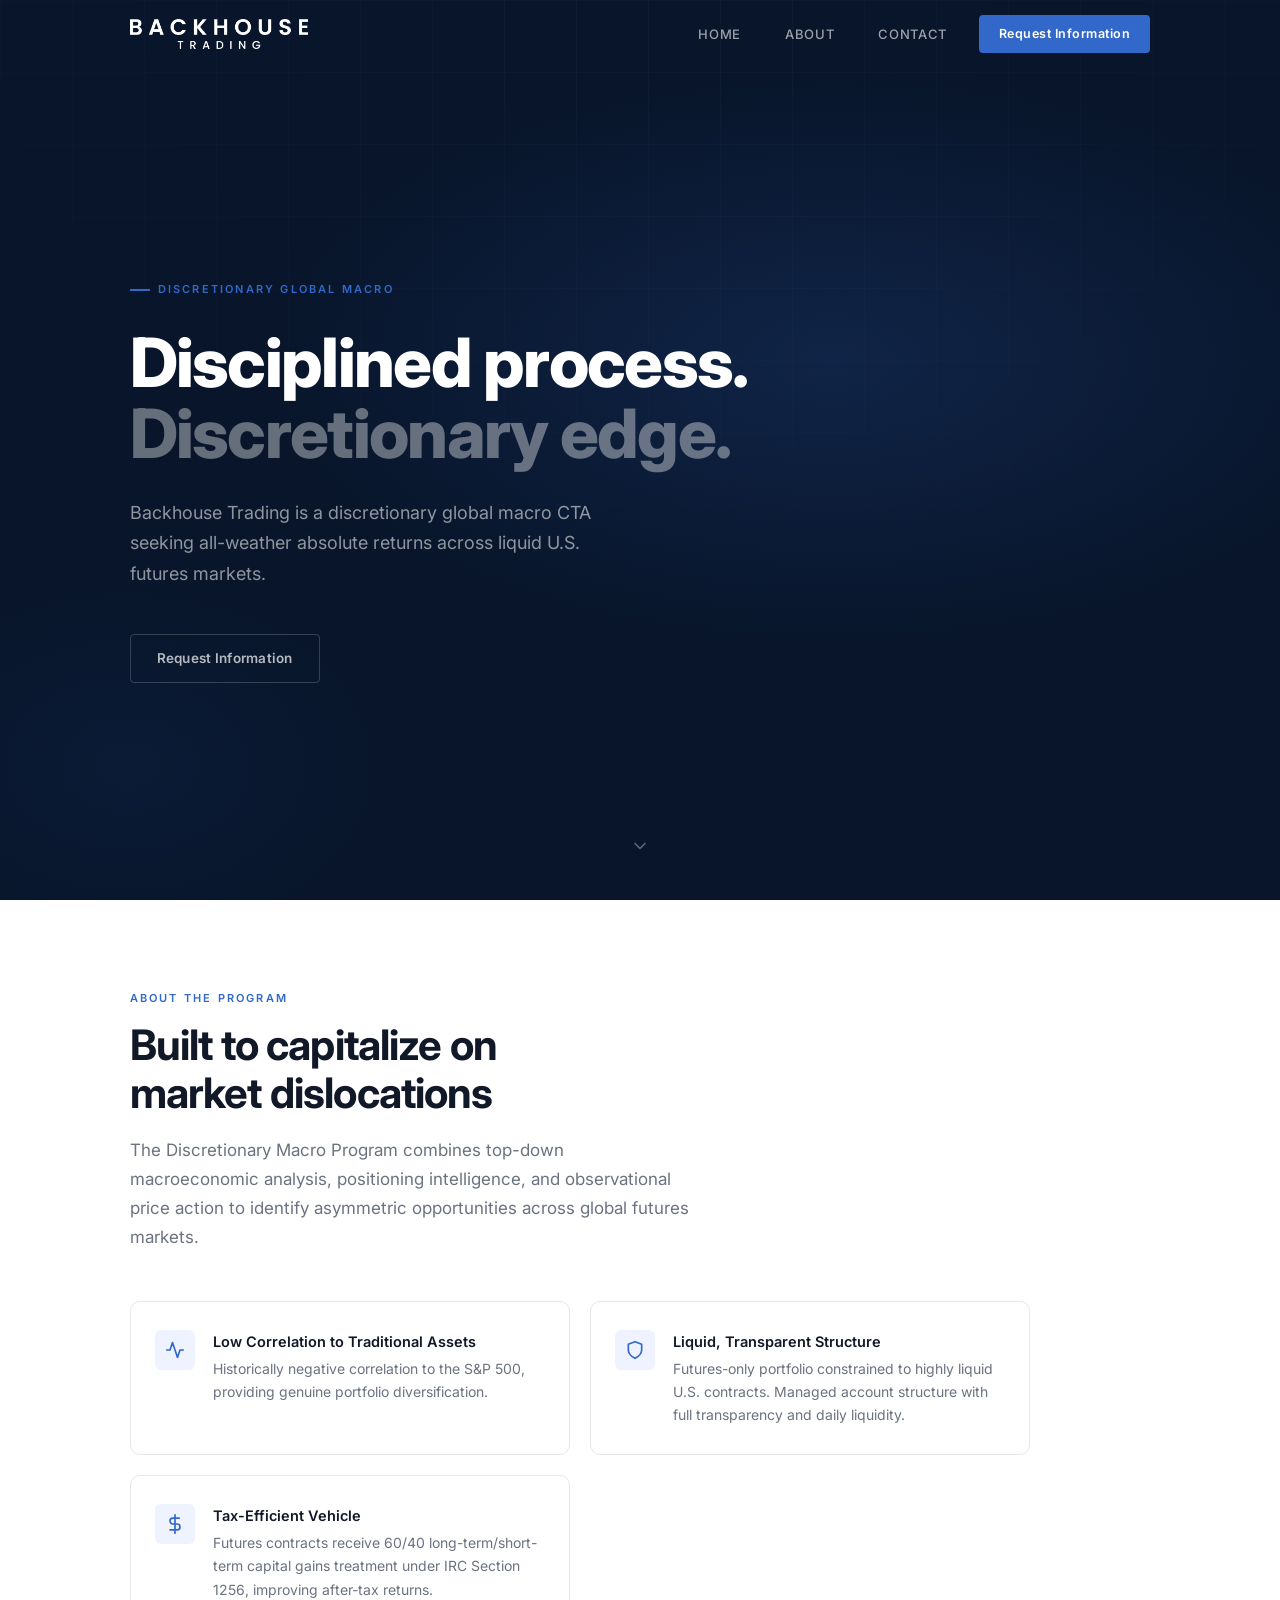
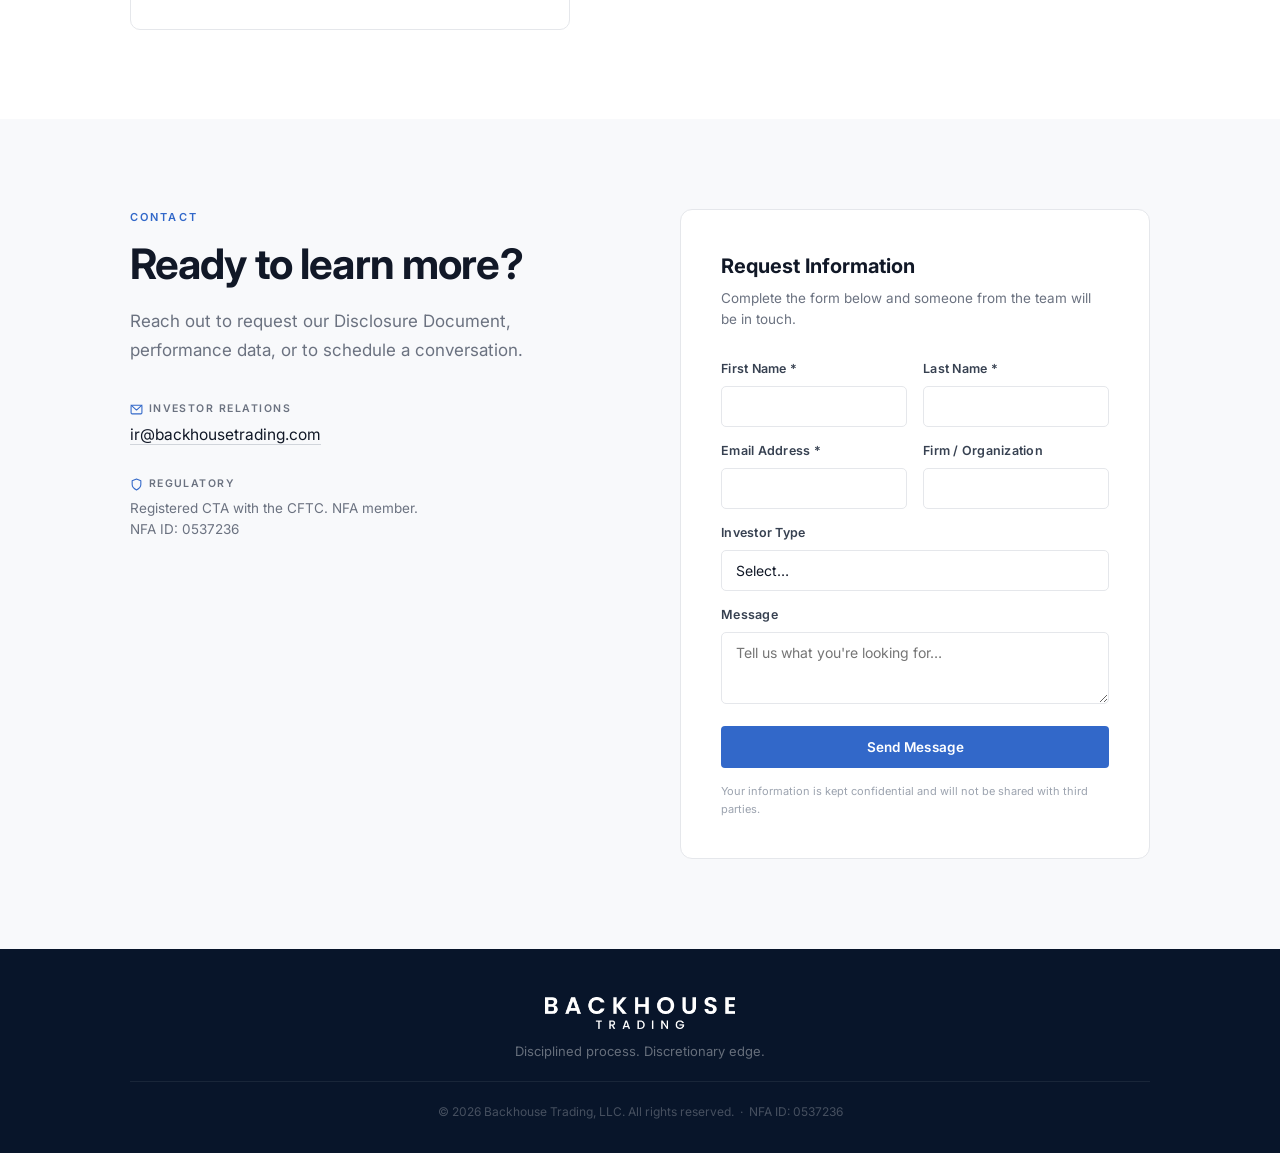
<file: index.html>
<!DOCTYPE html>
<html lang="en">
<head>
  <meta charset="UTF-8">
  <meta name="viewport" content="width=device-width, initial-scale=1.0, viewport-fit=cover">
  <title>Backhouse Trading — Discretionary Global Macro</title>
  <meta name="description" content="Backhouse Trading is a discretionary global macro CTA pursuing all-weather absolute returns through liquid U.S. futures markets.">
  <meta name="robots" content="noindex, nofollow">
  <meta name="theme-color" content="#08152A">
  <!-- Google tag (gtag.js) -->
  <script async src="https://www.googletagmanager.com/gtag/js?id=G-FSXKRZGJDY"></script>
  <script>
    window.dataLayer = window.dataLayer || [];
    function gtag(){dataLayer.push(arguments);}
    gtag('js', new Date());
    gtag('config', 'G-FSXKRZGJDY');
  </script>
  <link rel="stylesheet" href="assets/css/styles.css">
  <link rel="icon" type="image/svg+xml" href="data:image/svg+xml,<svg xmlns='http://www.w3.org/2000/svg' viewBox='0 0 32 32'><rect width='32' height='32' rx='6' fill='%233268C9'/><text x='6' y='23' font-family='Inter,sans-serif' font-size='18' font-weight='800' fill='white'>B</text></svg>">
</head>
<body>

<!-- ======================================================
     NAVIGATION
     ====================================================== -->
<nav class="nav" role="navigation" aria-label="Main navigation">
  <div class="nav__inner">
    <a class="nav__logo" href="/">
      <img src="assets/img/logo-white.png" alt="Backhouse Trading" class="nav__logo-img">
    </a>
    <ul class="nav__links">
      <li><a href="#home" class="active">Home</a></li>
      <li><a href="index.html#about">About</a></li>
      <li><a href="index.html#contact">Contact</a></li>
    </ul>
    <a class="nav__cta" href="index.html#contact">Request Information</a>
    <button class="nav__hamburger" aria-label="Toggle menu" aria-expanded="false">
      <span></span><span></span><span></span>
    </button>
  </div>
</nav>

<!-- Mobile drawer -->
<div class="nav__drawer" role="dialog" aria-label="Mobile navigation">
  <a href="#home">Home</a>
  <a href="index.html#about">About</a>
  <a href="index.html#contact">Contact</a>
</div>

<!-- ======================================================
     HERO
     ====================================================== -->
<section class="hero" id="home" aria-labelledby="hero-title">
  <div class="hero__content">
    <p class="hero__tag fade-up">Discretionary Global Macro</p>

    <h1 class="hero__title fade-up" data-delay="1" id="hero-title">
      Disciplined process.<br>
      <em>Discretionary edge.</em>
    </h1>

    <p class="hero__subtitle fade-up" data-delay="2">
      Backhouse Trading is a discretionary global macro CTA seeking
      all-weather absolute returns across liquid U.S. futures markets.
    </p>

    <div class="hero__actions fade-up" data-delay="3">
      <a class="btn btn--ghost" href="index.html#contact">Request Information</a>
    </div>
  </div>

  <a class="hero__scroll-cue" href="#about" aria-label="Scroll to About">
    <svg width="20" height="20" viewBox="0 0 24 24" fill="none" stroke="currentColor" stroke-width="2" stroke-linecap="round" stroke-linejoin="round"><polyline points="6 9 12 15 18 9"/></svg>
  </a>

</section>

<!-- ======================================================
     OVERVIEW
     ====================================================== -->
<section class="overview" id="about" aria-labelledby="overview-title">
  <div class="container">
    <div class="overview__inner">
      <p class="eyebrow fade-up">About the Program</p>
      <h2 class="section-title fade-up" data-delay="1" id="overview-title">
        Built to capitalize on<br>market dislocations
      </h2>
      <p class="section-lead fade-up" data-delay="2">
        The Discretionary Macro Program combines top-down macroeconomic analysis,
        positioning intelligence, and observational price action to identify
        asymmetric opportunities across global futures markets.
      </p>

      <div class="overview__features">
          <div class="feature-item fade-up" data-delay="2">
            <div class="feature-item__icon">
              <svg width="20" height="20" viewBox="0 0 24 24" fill="none" stroke="currentColor" stroke-width="2" stroke-linecap="round" stroke-linejoin="round"><polyline points="22 12 18 12 15 21 9 3 6 12 2 12"/></svg>
            </div>
            <div>
              <p class="feature-item__title">Low Correlation to Traditional Assets</p>
              <p class="feature-item__text">Historically negative correlation to the S&P 500, providing genuine portfolio diversification.</p>
            </div>
          </div>
          <div class="feature-item fade-up" data-delay="3">
            <div class="feature-item__icon">
              <svg width="20" height="20" viewBox="0 0 24 24" fill="none" stroke="currentColor" stroke-width="2" stroke-linecap="round" stroke-linejoin="round"><path d="M12 22s8-4 8-10V5l-8-3-8 3v7c0 6 8 10 8 10z"/></svg>
            </div>
            <div>
              <p class="feature-item__title">Liquid, Transparent Structure</p>
              <p class="feature-item__text">Futures-only portfolio constrained to highly liquid U.S. contracts. Managed account structure with full transparency and daily liquidity.</p>
            </div>
          </div>
          <div class="feature-item fade-up" data-delay="4">
            <div class="feature-item__icon">
              <svg width="20" height="20" viewBox="0 0 24 24" fill="none" stroke="currentColor" stroke-width="2" stroke-linecap="round" stroke-linejoin="round"><line x1="12" y1="1" x2="12" y2="23"/><path d="M17 5H9.5a3.5 3.5 0 0 0 0 7h5a3.5 3.5 0 0 1 0 7H6"/></svg>
            </div>
            <div>
              <p class="feature-item__title">Tax-Efficient Vehicle</p>
              <p class="feature-item__text">Futures contracts receive 60/40 long-term/short-term capital gains treatment under IRC Section 1256, improving after-tax returns.</p>
            </div>
          </div>
      </div>
    </div>
  </div>
</section>



<!-- ======================================================
     CONTACT
     ====================================================== -->
<section class="contact" id="contact" aria-labelledby="contact-title">
  <div class="container">
    <div class="contact__grid">
      <div>
        <p class="eyebrow fade-up">Contact</p>
        <h2 class="section-title fade-up" data-delay="1" id="contact-title">
          Ready to learn more?
        </h2>
        <p class="section-lead fade-up" data-delay="2">
          Reach out to request our Disclosure Document, performance data, or
          to schedule a conversation.
        </p>

        <div class="contact__info fade-up" data-delay="3">
          <div class="contact-item">
            <p class="contact-item__label">
              <svg class="contact-item__icon" width="13" height="13" viewBox="0 0 24 24" fill="none" stroke="currentColor" stroke-width="2" stroke-linecap="round" stroke-linejoin="round"><rect x="2" y="4" width="20" height="16" rx="2"/><polyline points="2,4 12,13 22,4"/></svg>
              Investor Relations
            </p>
            <p class="contact-item__value">
              <a href="mailto:ir@backhousetrading.com">ir@backhousetrading.com</a>
            </p>
          </div>
          <div class="contact-item">
            <p class="contact-item__label">
              <svg class="contact-item__icon" width="13" height="13" viewBox="0 0 24 24" fill="none" stroke="currentColor" stroke-width="2" stroke-linecap="round" stroke-linejoin="round"><path d="M12 22s8-4 8-10V5l-8-3-8 3v7c0 6 8 10 8 10z"/></svg>
              Regulatory
            </p>
            <p class="contact-item__value" style="font-size:13.5px; color:var(--gray-500);">
              Registered CTA with the CFTC. NFA member.<br>
              NFA ID: 0537236
            </p>
          </div>
        </div>
      </div>

      <div class="fade-up" data-delay="2">
        <form class="form" id="contact-form"
              action="https://formspree.io/f/YOUR_FORM_ID"
              method="POST">
          <p class="form__title">Request Information</p>
          <p class="form__subtitle">
            Complete the form below and someone from the team will be in touch.
          </p>
          <div class="form__row">
            <div class="form__group">
              <label class="form__label" for="fname">First Name *</label>
              <input class="form__input" type="text" id="fname" name="first_name" required>
            </div>
            <div class="form__group">
              <label class="form__label" for="lname">Last Name *</label>
              <input class="form__input" type="text" id="lname" name="last_name" required>
            </div>
          </div>
          <div class="form__row">
            <div class="form__group">
              <label class="form__label" for="email">Email Address *</label>
              <input class="form__input" type="email" id="email" name="email" required>
            </div>
            <div class="form__group">
              <label class="form__label" for="firm">Firm / Organization</label>
              <input class="form__input" type="text" id="firm" name="firm">
            </div>
          </div>
          <div class="form__group">
            <label class="form__label" for="investor_type">Investor Type</label>
            <select class="form__select" id="investor_type" name="investor_type">
              <option value="">Select…</option>
              <option>Accredited Investor</option>
              <option>Fund of Funds / Allocator</option>
              <option>Family Office</option>
              <option>Pension Fund / Endowment</option>
              <option>RIA / Wealth Manager</option>
              <option>Institutional Investor</option>
              <option>Other</option>
            </select>
          </div>
          <div class="form__group">
            <label class="form__label" for="message">Message</label>
            <textarea class="form__textarea" id="message" name="message"
                      placeholder="Tell us what you're looking for…"></textarea>
          </div>
          <button class="btn btn--primary" type="submit" style="width:100%; justify-content:center;">
            Send Message
          </button>
          <p class="form__note">
            Your information is kept confidential and will not be shared with third parties.
          </p>
        </form>
      </div>
    </div>
  </div>
</section>

<!-- ======================================================
     FOOTER
     ====================================================== -->
<footer class="footer" role="contentinfo">
  <div class="container footer__inner">
    <div class="footer__brand">
      <img src="assets/img/logo-white.png" alt="Backhouse Trading" class="footer__brand-img">
      <p class="footer__brand-tagline">Disciplined process. Discretionary edge.</p>
    </div>
    <p class="footer__copy">&copy; 2026 Backhouse Trading, LLC. All rights reserved. &nbsp;·&nbsp; NFA ID: 0537236</p>
  </div>
</footer>

<script src="assets/js/main.js"></script>
</body>
</html>
</file>
<file: assets/css/styles.css>
/* ============================================================
   BACKHOUSE TRADING — Stylesheet
   ============================================================ */

@import url('https://fonts.googleapis.com/css2?family=Inter:wght@300;400;500;600;700;800&display=swap');

/* --- Reset --- */
*, *::before, *::after { box-sizing: border-box; margin: 0; padding: 0; }
html { scroll-behavior: smooth; font-size: 16px; scroll-padding-top: calc(68px + env(safe-area-inset-top)); background: var(--navy); }
@media (max-width: 768px) { html { scroll-padding-top: calc(90px + env(safe-area-inset-top)); } }
img { max-width: 100%; display: block; }

/* --- Design Tokens --- */
:root {
  --navy:        #08152A;
  --blue:        #3268C9;
  --blue-dark:   #2356B0;
  --blue-subtle: #8BA3DC;
  --blue-muted:  #EEF3FF;
  --dark:        #333333;
  --white:       #FFFFFF;
  --off-white:   #F8F9FB;
  --gray-100:    #E5E7EB;
  --gray-300:    #D1D5DB;
  --gray-400:    #9CA3AF;
  --gray-500:    #6B7280;
  --gray-600:    #4B5563;
  --gray-700:    #374151;
  --gray-900:    #111827;
  --positive:    #16A34A;

  --font: 'Inter', -apple-system, BlinkMacSystemFont, 'Segoe UI', sans-serif;

  --section-pad: clamp(56px, 7vw, 96px);
  --page-margin: clamp(24px, 7vw, 108px);
  --max-width:   1200px;
  --radius:      8px;
  --transition:  180ms ease;
}

/* --- Base --- */
body {
  font-family: var(--font);
  color: var(--gray-900);
  background: transparent;
  line-height: 1.6;
  -webkit-font-smoothing: antialiased;
}

a { color: var(--blue); text-decoration: none; transition: color var(--transition); }
a:hover { color: var(--blue-dark); }

.container {
  max-width: var(--max-width);
  margin: 0 auto;
  padding: 0 var(--page-margin);
}

/* ============================================================
   NAVIGATION
   ============================================================ */
.nav {
  position: fixed;
  top: 0; left: 0; right: 0;
  z-index: 200;
  height: calc(68px + env(safe-area-inset-top));
  padding-top: env(safe-area-inset-top);
  display: flex;
  align-items: center;
  transition: background 280ms ease, box-shadow 280ms ease;
}
.nav--scrolled {
  background: rgba(8, 21, 42, 0.96);
  backdrop-filter: blur(16px);
  -webkit-backdrop-filter: blur(16px);
  box-shadow: 0 1px 0 rgba(255,255,255,0.07);
}
.nav__inner {
  max-width: var(--max-width);
  width: 100%;
  margin: 0 auto;
  padding: 0 var(--page-margin);
  display: flex;
  align-items: center;
  justify-content: space-between;
  gap: 32px;
}
.nav__logo {
  text-decoration: none;
  display: flex;
  align-items: center;
  flex-shrink: 0;
}
.nav__logo-img {
  height: 30px;
  width: auto;
  display: block;
}
.nav__links {
  display: flex;
  align-items: center;
  gap: 44px;
  list-style: none;
  margin-left: auto;
}
.nav__links a {
  font-size: 13px;
  font-weight: 500;
  letter-spacing: 0.05em;
  text-transform: uppercase;
  color: rgba(255,255,255,0.6);
  transition: color var(--transition);
  text-decoration: none;
}
.nav__links a:hover,
.nav__links a.active { color: var(--white); }

.nav__cta {
  font-size: 12.5px;
  font-weight: 600;
  letter-spacing: 0.04em;
  color: var(--white) !important;
  background: var(--blue);
  padding: 9px 20px;
  border-radius: 4px;
  white-space: nowrap;
  transition: background var(--transition) !important;
}
.nav__cta:hover { background: var(--blue-dark) !important; }

.nav__hamburger {
  display: none;
  flex-direction: column;
  justify-content: center;
  gap: 5px;
  background: none;
  border: none;
  cursor: pointer;
  padding: 6px;
  z-index: 201;
}
.nav__hamburger span {
  display: block;
  width: 22px;
  height: 1.5px;
  background: var(--white);
  border-radius: 2px;
  transition: transform 260ms ease, opacity 260ms ease;
}
.nav__hamburger.open span:nth-child(1) { transform: translateY(6.5px) rotate(45deg); }
.nav__hamburger.open span:nth-child(2) { opacity: 0; }
.nav__hamburger.open span:nth-child(3) { transform: translateY(-6.5px) rotate(-45deg); }

.nav__drawer {
  display: none;
  position: fixed;
  inset: 0;
  background: var(--navy);
  z-index: 199;
  flex-direction: column;
  align-items: center;
  justify-content: center;
  gap: 12px;
  opacity: 0;
  pointer-events: none;
  transition: opacity 260ms ease;
}
.nav__drawer.open { opacity: 1; pointer-events: all; }
.nav__drawer a {
  font-size: 24px;
  font-weight: 600;
  color: rgba(255,255,255,0.7);
  text-decoration: none;
  transition: color var(--transition);
  padding: 12px 0;
}
.nav__drawer a:hover { color: var(--white); }

/* ============================================================
   HERO
   ============================================================ */
.hero {
  min-height: 100vh;
  min-height: 100dvh;
  background: var(--navy);
  display: flex;
  align-items: center;
  position: relative;
  overflow: hidden;
}
.hero::before {
  content: '';
  position: absolute;
  inset: 0;
  background:
    radial-gradient(ellipse 70% 50% at 65% 40%, rgba(50, 104, 201, 0.18) 0%, transparent 65%),
    radial-gradient(ellipse 40% 40% at 10% 85%, rgba(50, 104, 201, 0.07) 0%, transparent 55%);
  pointer-events: none;
}
.hero::after {
  content: '';
  position: absolute;
  inset: 0;
  background-image:
    linear-gradient(rgba(255,255,255,0.025) 1px, transparent 1px),
    linear-gradient(90deg, rgba(255,255,255,0.025) 1px, transparent 1px);
  background-size: 72px 72px;
  mask-image: radial-gradient(ellipse 100% 100% at 50% 0%, black 10%, transparent 80%);
  pointer-events: none;
}
.hero__content {
  position: relative;
  z-index: 1;
  max-width: var(--max-width);
  margin: 0 auto;
  padding: calc(120px + env(safe-area-inset-top)) var(--page-margin) 64px;
  width: 100%;
}
.hero__tag {
  display: inline-flex;
  align-items: center;
  gap: 8px;
  font-size: 11px;
  font-weight: 600;
  letter-spacing: 0.2em;
  text-transform: uppercase;
  color: var(--blue);
  margin-bottom: 28px;
}
.hero__tag::before {
  content: '';
  display: block;
  width: 20px;
  height: 1.5px;
  background: var(--blue);
  flex-shrink: 0;
}
.hero__title {
  font-size: clamp(38px, 5.5vw, 68px);
  font-weight: 800;
  line-height: 1.05;
  letter-spacing: -0.025em;
  color: var(--white);
  margin-bottom: 28px;
  max-width: 680px;
}
.hero__title em {
  font-style: normal;
  color: rgba(255,255,255,0.38);
}
.hero__subtitle {
  font-size: clamp(15px, 1.8vw, 18px);
  line-height: 1.7;
  color: rgba(255,255,255,0.55);
  max-width: 500px;
  margin-bottom: 44px;
}
.hero__actions {
  display: flex;
  gap: 12px;
  flex-wrap: wrap;
}

.hero__scroll-cue {
  position: absolute;
  bottom: 36px;
  left: 50%;
  transform: translateX(-50%);
  color: rgba(255,255,255,0.35);
  transition: color var(--transition);
  animation: bounce 2s ease-in-out infinite;
}
.hero__scroll-cue:hover { color: rgba(255,255,255,0.7); }

@keyframes bounce {
  0%, 100% { transform: translateX(-50%) translateY(0); }
  50%       { transform: translateX(-50%) translateY(8px); }
}

/* ============================================================
   BUTTONS
   ============================================================ */
.btn {
  display: inline-flex;
  align-items: center;
  gap: 8px;
  font-family: var(--font);
  font-size: 13.5px;
  font-weight: 600;
  letter-spacing: 0.02em;
  padding: 13px 26px;
  border-radius: 4px;
  cursor: pointer;
  border: none;
  text-decoration: none;
  transition: all var(--transition);
  white-space: nowrap;
}
.btn--primary {
  background: var(--blue);
  color: var(--white);
}
.btn--primary:hover {
  background: var(--blue-dark);
  color: var(--white);
  transform: translateY(-1px);
  box-shadow: 0 8px 28px rgba(50, 104, 201, 0.38);
}
.btn--ghost {
  background: transparent;
  color: rgba(255,255,255,0.7);
  border: 1px solid rgba(255,255,255,0.18);
}
.btn--ghost:hover {
  background: rgba(255,255,255,0.06);
  color: var(--white);
  border-color: rgba(255,255,255,0.36);
}

/* ============================================================
   SECTION TYPOGRAPHY
   ============================================================ */
.eyebrow {
  font-size: 11px;
  font-weight: 600;
  letter-spacing: 0.2em;
  text-transform: uppercase;
  color: var(--blue);
  margin-bottom: 14px;
}
.section-title {
  font-size: clamp(26px, 3.5vw, 42px);
  font-weight: 700;
  letter-spacing: -0.02em;
  line-height: 1.15;
  color: var(--gray-900);
  margin-bottom: 18px;
}
.section-lead {
  font-size: 17px;
  line-height: 1.72;
  color: var(--gray-500);
  max-width: 560px;
}

/* ============================================================
   OVERVIEW
   ============================================================ */
.overview {
  padding: var(--section-pad) 0;
  background: var(--white);
}
.overview__inner {
  max-width: 900px;
}
.overview__features {
  display: grid;
  grid-template-columns: 1fr 1fr;
  gap: 20px;
  margin-top: 48px;
}
.feature-item {
  display: flex;
  align-items: flex-start;
  gap: 18px;
  background: var(--white);
  border: 1px solid var(--gray-100);
  border-radius: 10px;
  padding: 28px 24px;
  transition: box-shadow var(--transition), transform var(--transition);
}
.feature-item:hover {
  box-shadow: 0 4px 20px rgba(0,0,0,0.06);
  transform: translateY(-2px);
}
.feature-item__icon {
  width: 40px;
  height: 40px;
  border-radius: 6px;
  background: var(--blue-muted);
  display: flex;
  align-items: center;
  justify-content: center;
  flex-shrink: 0;
  color: var(--blue);
}
.feature-item__title {
  font-size: 14.5px;
  font-weight: 600;
  color: var(--gray-900);
  margin-bottom: 4px;
}
.feature-item__text {
  font-size: 14px;
  line-height: 1.65;
  color: var(--gray-500);
}

/* ============================================================
   TEAM
   ============================================================ */
.team { padding: var(--section-pad) 0; }
.team__grid {
  display: grid;
  grid-template-columns: 1fr;
  gap: 32px;
  margin-top: 56px;
  max-width: 720px;
}
.team-card {
  display: flex;
  gap: 36px;
  align-items: flex-start;
  background: var(--off-white);
  border: 1px solid var(--gray-100);
  border-radius: 12px;
  padding: 40px;
  transition: box-shadow var(--transition), transform var(--transition);
}
.team-card:hover {
  box-shadow: 0 8px 36px rgba(0,0,0,0.07);
  transform: translateY(-2px);
}
.team-card__avatar {
  width: 120px;
  height: 120px;
  border-radius: 12px;
  background: var(--blue-muted);
  flex-shrink: 0;
  display: flex;
  align-items: center;
  justify-content: center;
  overflow: hidden;
}
.team-card__avatar img {
  width: 100%;
  height: 100%;
  object-fit: contain;
}
.team-card__name {
  font-size: 17px;
  font-weight: 700;
  color: var(--gray-900);
  margin-bottom: 3px;
}
.team-card__role {
  font-size: 11px;
  font-weight: 600;
  letter-spacing: 0.1em;
  text-transform: uppercase;
  color: var(--blue);
  margin-bottom: 14px;
}
.team-card__bio {
  font-size: 13.5px;
  line-height: 1.7;
  color: var(--gray-500);
}
.team-card__contact {
  margin-top: 14px;
  display: flex;
  flex-direction: column;
  gap: 4px;
}
.team-card__contact a {
  font-size: 13px;
  color: var(--gray-600);
  text-decoration: none;
  transition: color var(--transition);
  display: flex;
  align-items: center;
  gap: 7px;
}
.team-card__contact a:hover { color: var(--blue); }
.team-card__edu {
  display: flex;
  align-items: center;
  gap: 14px;
  margin-top: 20px;
  padding-top: 18px;
  border-top: 1px solid var(--gray-100);
}
.team-card__seal {
  width: 40px;
  height: 40px;
  flex-shrink: 0;
  opacity: 0.8;
}
.team-card__nfa {
  font-size: 11px;
  font-weight: 600;
  letter-spacing: 0.06em;
  color: var(--blue);
  background: var(--blue-muted);
  border: 1px solid rgba(50,104,201,0.15);
  border-radius: 5px;
  padding: 4px 10px;
  white-space: nowrap;
  margin-left: auto;
}

/* ============================================================
   CONTACT
   ============================================================ */
.contact {
  padding: var(--section-pad) 0;
  background: var(--off-white);
}
.contact__grid {
  display: grid;
  grid-template-columns: 1fr 1fr;
  gap: 80px;
  align-items: start;
}
.contact__info {
  display: flex;
  flex-direction: column;
  gap: 28px;
  margin-top: 36px;
}
.contact-item__label {
  display: flex;
  align-items: center;
  gap: 6px;
  font-size: 10.5px;
  font-weight: 600;
  letter-spacing: 0.14em;
  text-transform: uppercase;
  color: var(--gray-500);
  margin-bottom: 5px;
}
.contact-item__icon {
  color: var(--blue);
  flex-shrink: 0;
}
.contact-item__value {
  font-size: 15.5px;
  color: var(--gray-900);
}
.contact-item__value a {
  color: var(--gray-900);
  border-bottom: 1px solid var(--gray-300);
  transition: all var(--transition);
}
.contact-item__value a:hover {
  color: var(--blue);
  border-color: var(--blue);
}

.form {
  background: var(--white);
  border: 1px solid var(--gray-100);
  border-radius: 12px;
  padding: 40px;
}
.form__title {
  font-size: 20px;
  font-weight: 700;
  color: var(--gray-900);
  margin-bottom: 6px;
}
.form__subtitle {
  font-size: 13.5px;
  color: var(--gray-500);
  margin-bottom: 28px;
  line-height: 1.6;
}
.form__row {
  display: grid;
  grid-template-columns: 1fr 1fr;
  gap: 16px;
}
.form__group { margin-bottom: 14px; }
.form__label {
  display: block;
  font-size: 12.5px;
  font-weight: 600;
  color: var(--gray-700);
  margin-bottom: 7px;
  letter-spacing: 0.02em;
}
.form__input,
.form__select,
.form__textarea {
  width: 100%;
  font-family: var(--font);
  font-size: 14px;
  color: var(--gray-900);
  background: var(--white);
  border: 1px solid var(--gray-100);
  border-radius: 5px;
  padding: 11px 14px;
  outline: none;
  transition: border-color var(--transition), box-shadow var(--transition);
  -webkit-appearance: none;
}
.form__input:focus,
.form__select:focus,
.form__textarea:focus {
  border-color: var(--blue);
  box-shadow: 0 0 0 3px rgba(50, 104, 201, 0.1);
}
.form__textarea { resize: vertical; min-height: 72px; }
.form__note {
  font-size: 11px;
  color: var(--gray-400);
  margin-top: 14px;
  line-height: 1.65;
}
.form__success {
  text-align: center;
  padding: 48px 24px;
  color: var(--positive);
  font-size: 15px;
  font-weight: 500;
}

/* ============================================================
   FOOTER
   ============================================================ */
.footer {
  background: var(--navy);
  padding: 48px 0 32px;
}
.footer__inner {
  display: flex;
  flex-direction: column;
  align-items: center;
  text-align: center;
  gap: 20px;
}
.footer__brand {
  display: flex;
  flex-direction: column;
  align-items: center;
  text-align: center;
}
.footer__brand-img {
  height: 32px;
  width: auto;
  display: block;
  margin-bottom: 12px;
}
.footer__brand-tagline {
  font-size: 13px;
  color: rgba(255,255,255,0.38);
  line-height: 1.6;
}
.footer__copy {
  font-size: 12px;
  color: rgba(255,255,255,0.25);
  text-align: center;
  width: 100%;
  padding-top: 20px;
  border-top: 1px solid rgba(255,255,255,0.07);
}

/* ============================================================
   SCROLL ANIMATIONS
   ============================================================ */
.fade-up {
  opacity: 0;
  transform: translateY(28px);
  transition: opacity 0.55s ease, transform 0.55s ease;
}
.fade-up.is-visible {
  opacity: 1;
  transform: translateY(0);
}
.fade-up[data-delay="1"] { transition-delay: 0.08s; }
.fade-up[data-delay="2"] { transition-delay: 0.16s; }
.fade-up[data-delay="3"] { transition-delay: 0.24s; }
.fade-up[data-delay="4"] { transition-delay: 0.32s; }

/* ============================================================
   RESPONSIVE
   ============================================================ */
@media (max-width: 768px) {
  .hero { align-items: flex-start; }
  .hero__content { padding-top: calc(186px + env(safe-area-inset-top)); padding-bottom: calc(96px + env(safe-area-inset-bottom)); min-height: 100vh; min-height: 100dvh; display: flex; flex-direction: column; }
  .hero__subtitle { margin-bottom: 48px; }
  .hero__actions { margin-top: auto; }
  .hero__actions .btn--ghost {
    background: var(--blue);
    color: var(--white);
    border-color: var(--blue);
    width: 100%;
    justify-content: center;
  }
  .hero__actions .btn--ghost:hover {
    background: var(--blue-dark);
    border-color: var(--blue-dark);
  }
  .nav { height: auto; }
  .nav__inner { flex-wrap: wrap; padding-top: 16px; padding-bottom: 0; justify-content: center; align-content: flex-start; gap: 0; row-gap: 16px; }
  .nav__logo { order: 1; }
  .nav__cta { display: none; }
  .nav__hamburger { display: none; }
  .nav__links {
    order: 2;
    width: 100%;
    gap: 0;
    overflow-x: auto;
    scrollbar-width: none;
    padding: 4px 0 6px;
    margin-top: 2px;
    border-top: 1px solid rgba(255,255,255,0.07);
    justify-content: space-evenly;
  }
  .nav__links::-webkit-scrollbar { display: none; }
  .nav__links a { font-size: 11px; letter-spacing: 0.07em; }
  .nav__drawer { display: none !important; }
  .overview__features { grid-template-columns: 1fr; }
  .contact__grid { grid-template-columns: 1fr; gap: 48px; }
  .team-card { flex-direction: column; gap: 24px; }
  .team-card__avatar { width: 80px; height: 80px; }
}

@media (max-width: 540px) {
  .hero__actions { flex-direction: column; }
  .form { padding: 24px; }
  .form__row { grid-template-columns: 1fr; }
}
</file>
